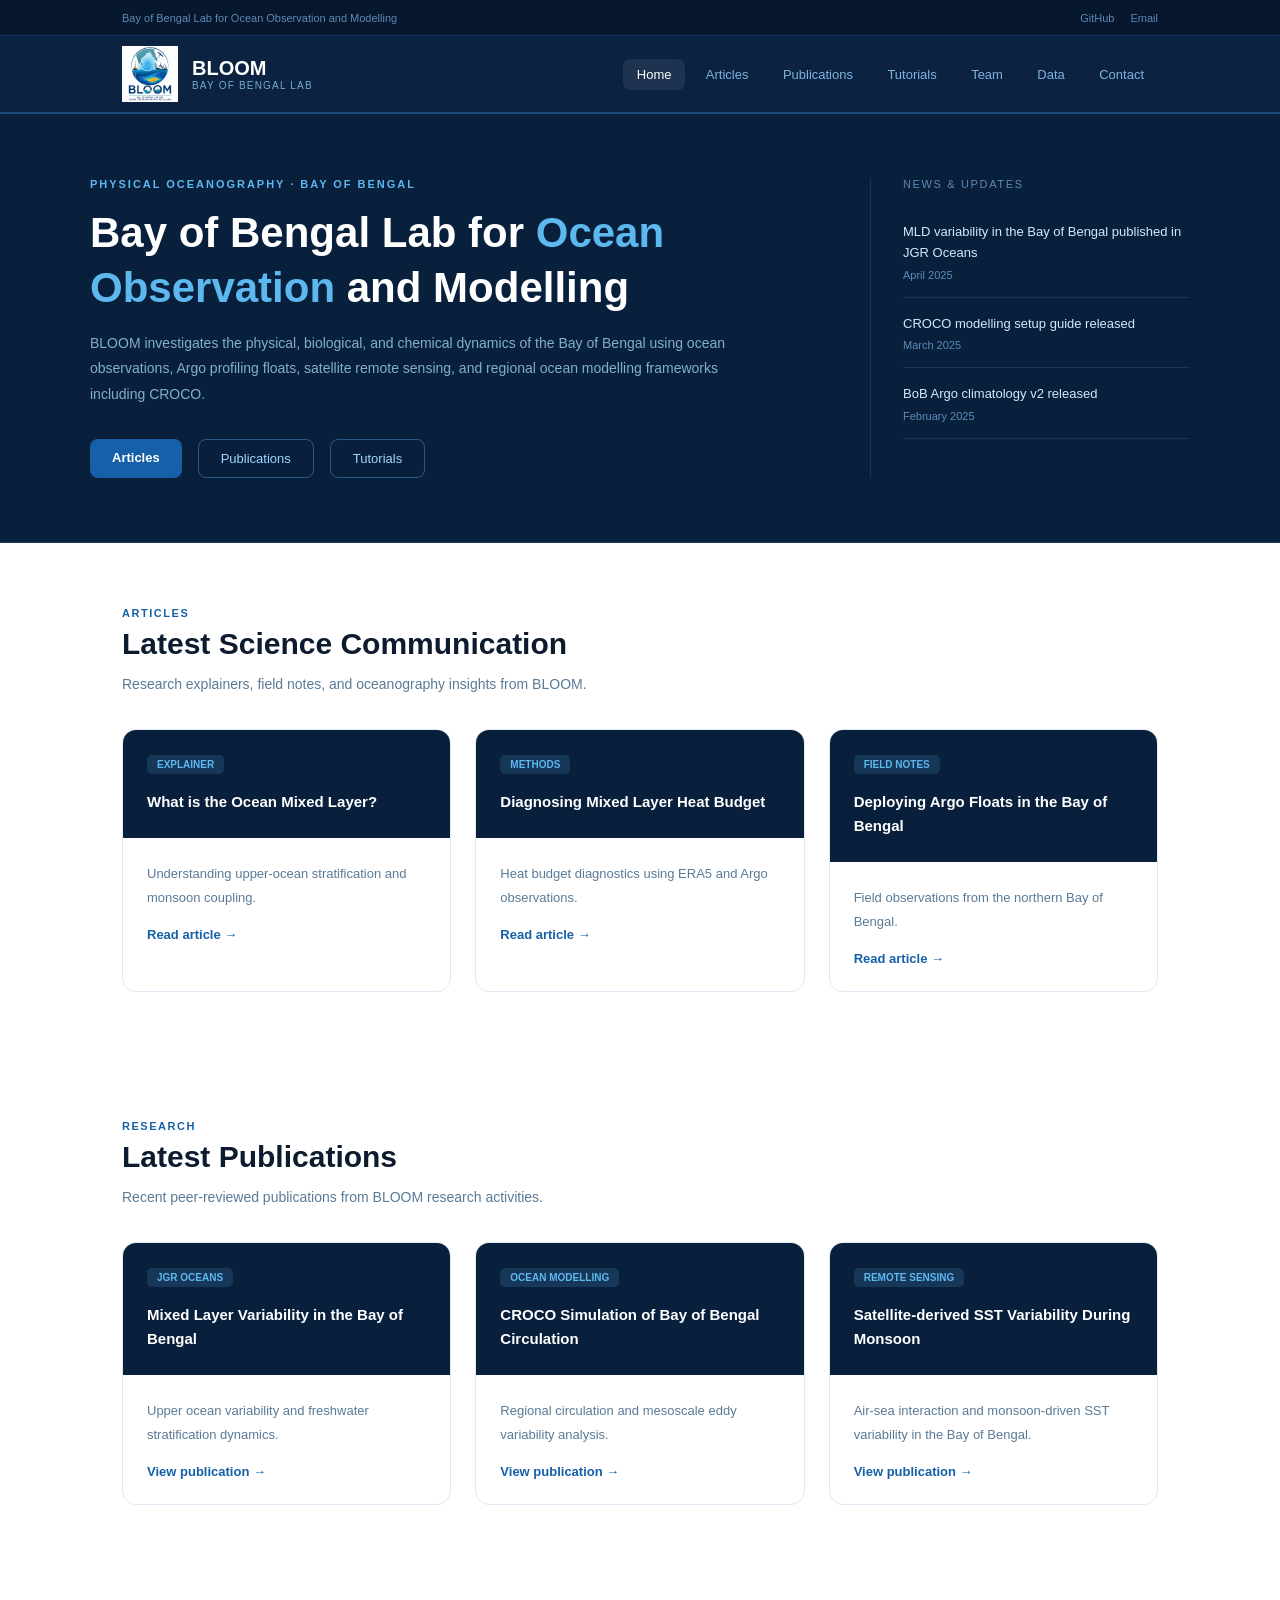
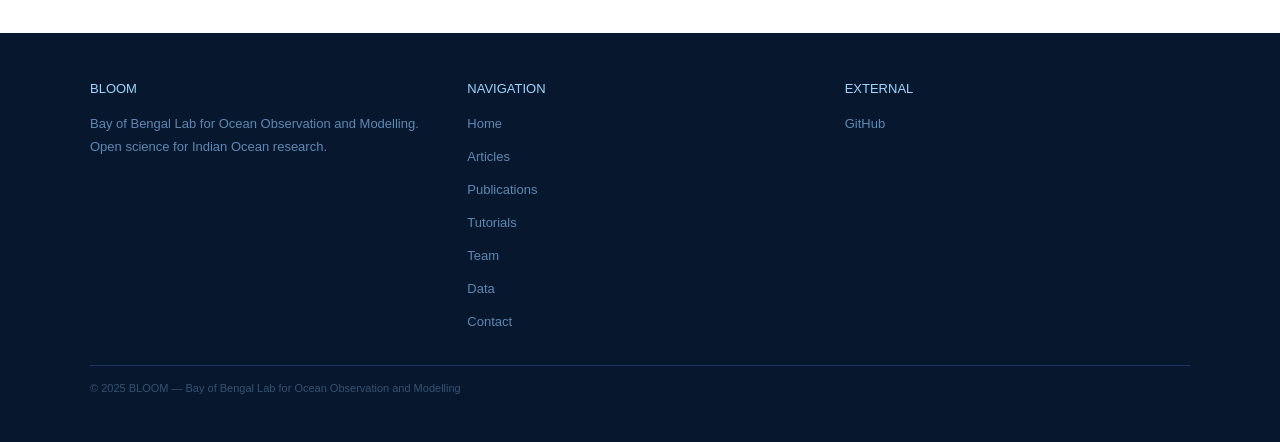
<file: index.html>
<!DOCTYPE html>
<html lang="en">

<head>

<meta charset="UTF-8">
<meta name="viewport" content="width=device-width, initial-scale=1.0">

<title>BLOOM — Bay of Bengal Lab</title>

<link rel="stylesheet" href="css/style.css">

</head>

<body>

<!-- TOP BAR -->

<div class="topbar">

<div class="topbar-inner">

<span>
Bay of Bengal Lab for Ocean Observation and Modelling
</span>

<div class="top-links">

<a href="https://github.com">
GitHub
</a>

<a href="contact.html">
Email
</a>

</div>

</div>

</div>

<!-- NAVBAR -->

<nav class="nav">

<div class="nav-inner">

<div class="logo-wrap">

<img src="images/logo.png"
alt="BLOOM Logo"
class="logo-img">

<div>

<div class="logo-title">
BLOOM
</div>

<div class="logo-sub">
Bay of Bengal Lab
</div>

</div>

</div>

<div class="nav-links">

<a href="index.html" class="active">
Home
</a>

<a href="articles.html">
Articles
</a>

<a href="publications.html">
Publications
</a>

<a href="tutorials.html">
Tutorials
</a>

<a href="team.html">
Team
</a>

<a href="data.html">
Data
</a>

<a href="contact.html">
Contact
</a>

</div>

</div>

</nav>

<!-- HERO SECTION -->

<section class="hero">

<div class="hero-inner">

<div>

<div class="hero-small">
Physical Oceanography · Bay of Bengal
</div>

<h1>
Bay of Bengal Lab for
<span>Ocean Observation</span>
and Modelling
</h1>

<p>

BLOOM investigates the physical,
biological, and chemical dynamics
of the Bay of Bengal using ocean
observations, Argo profiling floats,
satellite remote sensing, and
regional ocean modelling frameworks
including CROCO.

</p>

<!-- HERO BUTTONS -->

<div class="hero-btns">

<a class="btn-primary"
href="articles.html">
Articles
</a>

<a class="btn-secondary"
href="publications.html">
Publications
</a>

<a class="btn-secondary"
href="tutorials.html">
Tutorials
</a>

</div>

</div>

<!-- HERO SIDE -->

<div class="hero-side">

<div class="side-title">
News & Updates
</div>

<div class="news">

<div class="news-title">
MLD variability in the Bay of Bengal
published in JGR Oceans
</div>

<div class="news-date">
April 2025
</div>

</div>

<div class="news">

<div class="news-title">
CROCO modelling setup guide released
</div>

<div class="news-date">
March 2025
</div>

</div>

<div class="news">

<div class="news-title">
BoB Argo climatology v2 released
</div>

<div class="news-date">
February 2025
</div>

</div>

</div>

</div>

</section>

<!-- ARTICLES SECTION -->

<section class="section">

<div class="section-head">

<div class="section-small">
Articles
</div>

<div class="section-title">
Latest Science Communication
</div>

<div class="section-desc">

Research explainers, field notes,
and oceanography insights from BLOOM.

</div>

</div>

<div class="card-grid">

<!-- ARTICLE 1 -->

<div class="card">

<div class="card-top">

<div class="badge">
Explainer
</div>

<div class="card-title">
What is the Ocean Mixed Layer?
</div>

</div>

<div class="card-body">

<div class="card-text">

Understanding upper-ocean
stratification and monsoon coupling.

</div>

<a class="card-link"
href="articles/mixed-layer.html">
Read article →
</a>

</div>

</div>

<!-- ARTICLE 2 -->

<div class="card">

<div class="card-top">

<div class="badge">
Methods
</div>

<div class="card-title">
Diagnosing Mixed Layer Heat Budget
</div>

</div>

<div class="card-body">

<div class="card-text">

Heat budget diagnostics using
ERA5 and Argo observations.

</div>

<a class="card-link"
href="articles/heat-budget.html">
Read article →
</a>

</div>

</div>

<!-- ARTICLE 3 -->

<div class="card">

<div class="card-top">

<div class="badge">
Field Notes
</div>

<div class="card-title">
Deploying Argo Floats in the Bay of Bengal
</div>

</div>

<div class="card-body">

<div class="card-text">

Field observations from the
northern Bay of Bengal.

</div>

<a class="card-link"
href="articles/argo-floats.html">
Read article →
</a>

</div>

</div>

</div>

</section>

<!-- PUBLICATIONS SECTION -->

<section class="section">

<div class="section-head">

<div class="section-small">
Research
</div>

<div class="section-title">
Latest Publications
</div>

<div class="section-desc">

Recent peer-reviewed publications
from BLOOM research activities.

</div>

</div>

<div class="card-grid">

<!-- PUBLICATION 1 -->

<div class="card">

<div class="card-top">

<div class="badge">
JGR Oceans
</div>

<div class="card-title">
Mixed Layer Variability in the Bay of Bengal
</div>

</div>

<div class="card-body">

<div class="card-text">

Upper ocean variability and
freshwater stratification dynamics.

</div>

<a class="card-link"
href="publications.html">
View publication →
</a>

</div>

</div>

<!-- PUBLICATION 2 -->

<div class="card">

<div class="card-top">

<div class="badge">
Ocean Modelling
</div>

<div class="card-title">
CROCO Simulation of Bay of Bengal Circulation
</div>

</div>

<div class="card-body">

<div class="card-text">

Regional circulation and mesoscale
eddy variability analysis.

</div>

<a class="card-link"
href="publications.html">
View publication →
</a>

</div>

</div>

<!-- PUBLICATION 3 -->

<div class="card">

<div class="card-top">

<div class="badge">
Remote Sensing
</div>

<div class="card-title">
Satellite-derived SST Variability During Monsoon
</div>

</div>

<div class="card-body">

<div class="card-text">

Air-sea interaction and monsoon-driven
SST variability in the Bay of Bengal.

</div>

<a class="card-link"
href="publications.html">
View publication →
</a>

</div>

</div>

</div>

</section>

<!-- FOOTER -->

<footer class="footer">

<div class="footer-inner">

<!-- FOOTER LEFT -->

<div>

<div class="footer-title">
BLOOM
</div>

<div class="footer-text">

Bay of Bengal Lab for Ocean
Observation and Modelling.

Open science for Indian Ocean research.

</div>

</div>

<!-- FOOTER NAVIGATION -->

<div>

<div class="footer-title">
Navigation
</div>

<div class="footer-links">

<a href="index.html">
Home
</a>

<a href="articles.html">
Articles
</a>

<a href="publications.html">
Publications
</a>

<a href="tutorials.html">
Tutorials
</a>

<a href="team.html">
Team
</a>

<a href="data.html">
Data
</a>

<a href="contact.html">
Contact
</a>

</div>

</div>

<!-- FOOTER EXTERNAL -->

<div>

<div class="footer-title">
External
</div>

<div class="footer-links">

<a href="https://github.com">
GitHub
</a>

</div>

</div>

</div>

<!-- FOOTER BOTTOM -->

<div class="footer-bottom">

© 2025 BLOOM — Bay of Bengal Lab for Ocean Observation and Modelling

</div>

</footer>

</body>

</html>
</file>
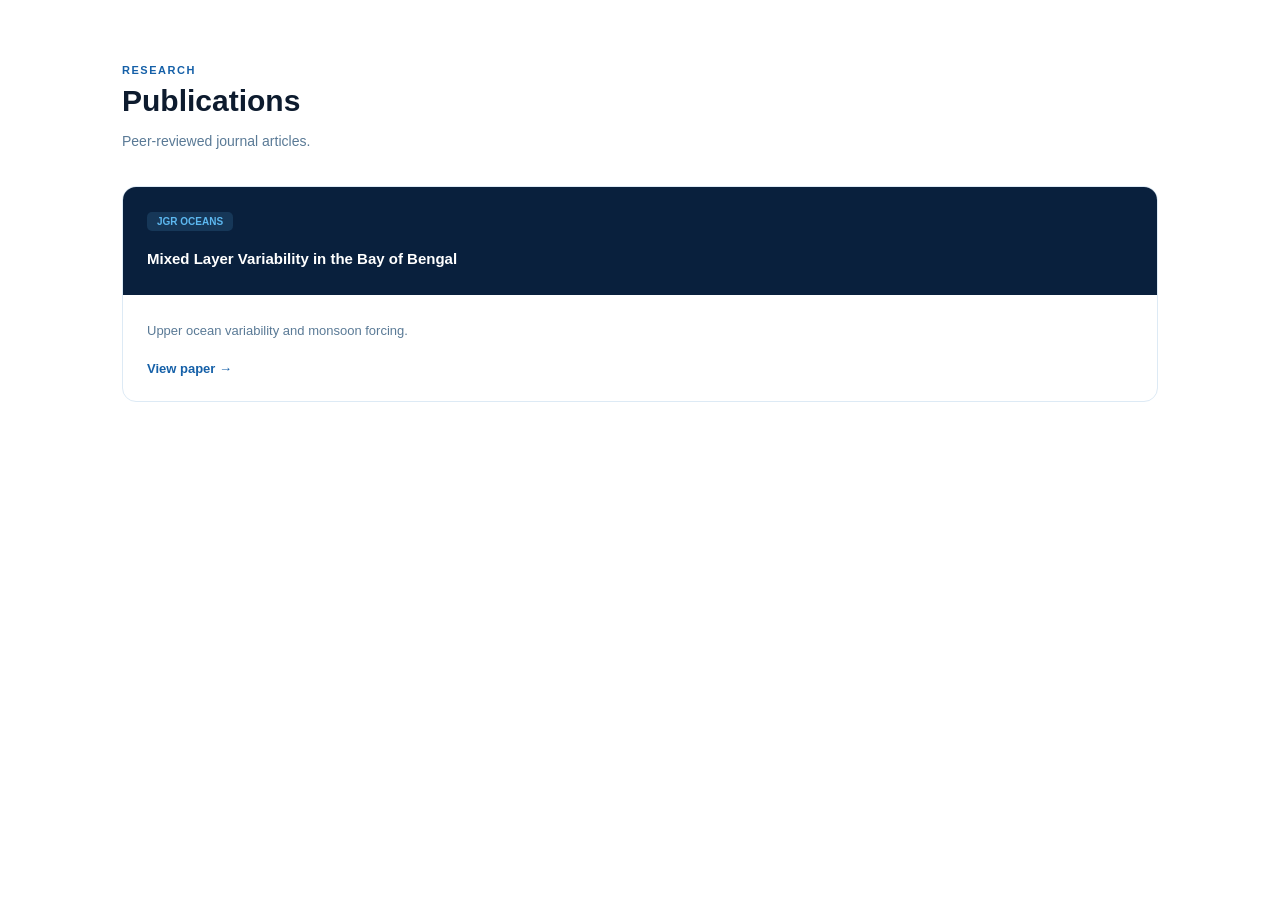
<file: publications.html>
<!DOCTYPE html>
<html lang="en">
<head>
<meta charset="UTF-8">
<meta name="viewport" content="width=device-width, initial-scale=1.0">
<title>Publications — BLOOM</title>
<link rel="stylesheet" href="css/style.css">
</head>

<body>

<section class="section">

<div class="section-head">

<div class="section-small">
Research
</div>

<div class="section-title">
Publications
</div>

<div class="section-desc">
Peer-reviewed journal articles.
</div>

</div>

<div class="card-grid">

<div class="card">

<div class="card-top">

<div class="badge">
JGR Oceans
</div>

<div class="card-title">
Mixed Layer Variability in the Bay of Bengal
</div>

</div>

<div class="card-body">

<div class="card-text">
Upper ocean variability and monsoon forcing.
</div>

<a class="card-link" href="#">
View paper →
</a>

</div>

</div>

</div>

</section>

</body>
</html>
</file>
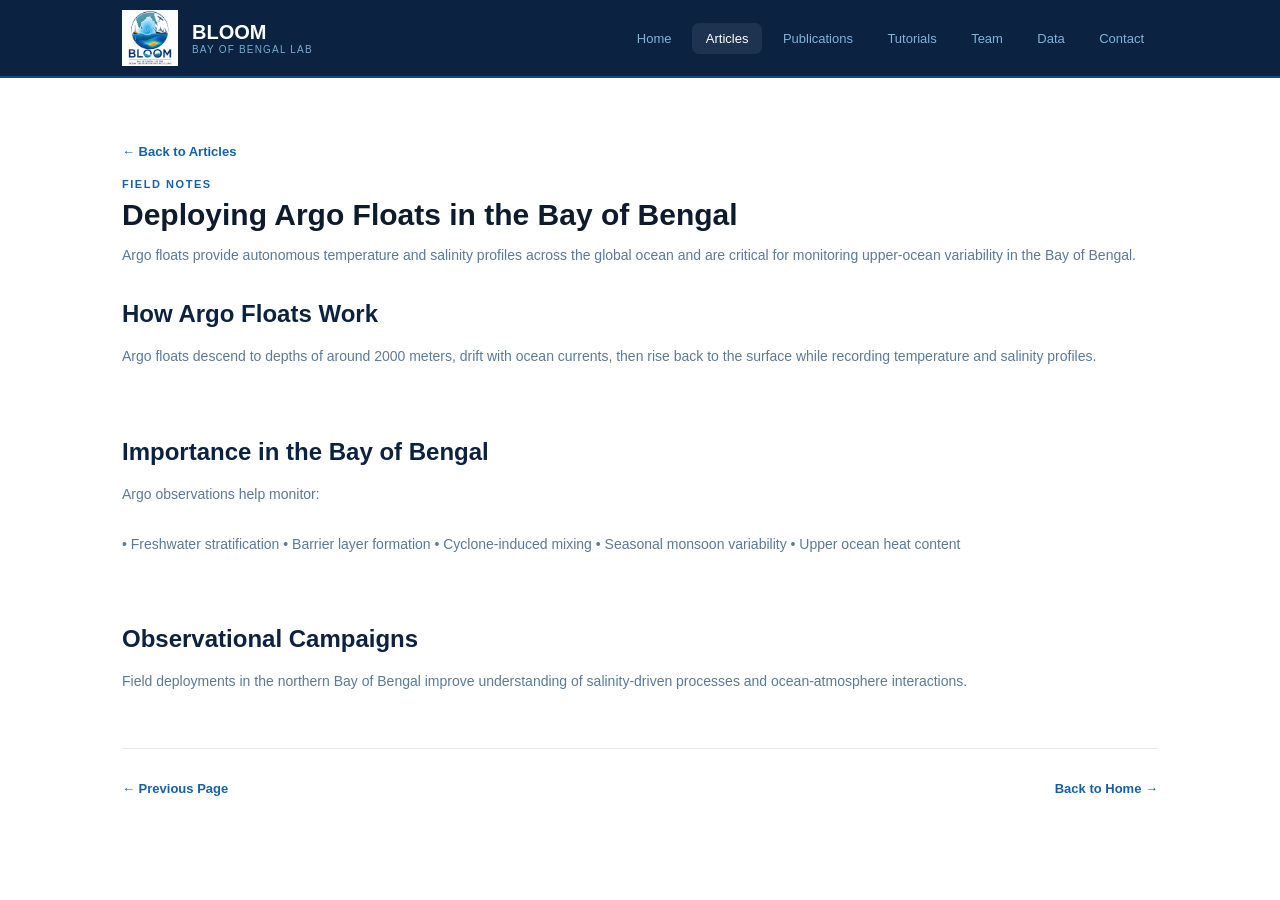
<file: articles/argo-floats.html>
<!DOCTYPE html>
<html lang="en">

<head>

<meta charset="UTF-8">
<meta name="viewport" content="width=device-width, initial-scale=1.0">

<title>Argo Floats — BLOOM</title>

<link rel="stylesheet" href="../css/style.css">

</head>

<body>

<!-- NAVBAR -->

<nav class="nav">

<div class="nav-inner">

<div class="logo-wrap">

<img src="../images/logo.png"
class="logo-img">

<div>

<div class="logo-title">
BLOOM
</div>

<div class="logo-sub">
Bay of Bengal Lab
</div>

</div>

</div>

<div class="nav-links">

<a href="../index.html">
Home
</a>

<a href="../articles.html" class="active">
Articles
</a>

<a href="../publications.html">
Publications
</a>

<a href="../tutorials.html">
Tutorials
</a>

<a href="../team.html">
Team
</a>

<a href="../data.html">
Data
</a>

<a href="../contact.html">
Contact
</a>

</div>

</div>

</nav>

<!-- ARTICLE SECTION -->

<section class="section">

<!-- TOP BACK LINK -->

<a class="card-link"
href="../articles.html">
← Back to Articles
</a>

<br><br>

<div class="section-head">

<div class="section-small">
Field Notes
</div>

<div class="section-title">
Deploying Argo Floats in the Bay of Bengal
</div>

<div class="section-desc">

Argo floats provide autonomous
temperature and salinity profiles
across the global ocean and are
critical for monitoring upper-ocean
variability in the Bay of Bengal.

</div>

</div>

<!-- ARTICLE CONTENT -->

<h2>
How Argo Floats Work
</h2>

<p class="section-desc">

Argo floats descend to depths of
around 2000 meters, drift with
ocean currents, then rise back
to the surface while recording
temperature and salinity profiles.

</p>

<br><br>

<h2>
Importance in the Bay of Bengal
</h2>

<p class="section-desc">

Argo observations help monitor:

<br><br>

• Freshwater stratification  
• Barrier layer formation  
• Cyclone-induced mixing  
• Seasonal monsoon variability  
• Upper ocean heat content

</p>

<br><br>

<h2>
Observational Campaigns
</h2>

<p class="section-desc">

Field deployments in the northern
Bay of Bengal improve understanding
of salinity-driven processes and
ocean-atmosphere interactions.

</p>

<!-- BOTTOM NAVIGATION -->

<br><br><br>

<div style="
display:flex;
justify-content:space-between;
align-items:center;
flex-wrap:wrap;
gap:1rem;
padding-top:2rem;
border-top:1px solid #ddeaf5;
">

<a class="card-link"
href="../articles.html">

← Previous Page

</a>

<a class="card-link"
href="../index.html">

Back to Home →

</a>

</div>

</section>

</body>

</html>
</file>
<file: css/style.css>
*{
  margin:0;
  padding:0;
  box-sizing:border-box;
}

body{
  font-family:-apple-system,BlinkMacSystemFont,'Segoe UI',sans-serif;
  background:#ffffff;
  color:#0d1b2e;
}

a{
  text-decoration:none;
  color:inherit;
}

.topbar{
  height:36px;
  background:#06172e;
  border-bottom:1px solid #17365f;
  display:flex;
  align-items:center;
  justify-content:center;
}

.topbar-inner{
  width:100%;
  max-width:1100px;
  padding:0 2rem;
  display:flex;
  justify-content:space-between;
  align-items:center;
}

.topbar span{
  color:#5f89b4;
  font-size:11px;
}

.top-links{
  display:flex;
  gap:1rem;
}

.top-links a{
  color:#5f89b4;
  font-size:11px;
}

.top-links a:hover{
  color:#9fd6ff;
}

.nav{
  height:78px;
  background:#0b2241;
  border-bottom:2px solid #194a7e;
  display:flex;
  align-items:center;
  position:sticky;
  top:0;
  z-index:999;
}

.nav-inner{
  width:100%;
  max-width:1100px;
  margin:auto;
  padding:0 2rem;
  display:flex;
  align-items:center;
  justify-content:space-between;
}

.logo-wrap{
  display:flex;
  align-items:center;
  gap:14px;
}

.logo-img{
  width:56px;
  height:56px;
  object-fit:contain;
}

.logo-title{
  font-size:20px;
  font-weight:700;
  color:#ffffff;
}

.logo-sub{
  font-size:10px;
  color:#78abd2;
  text-transform:uppercase;
  letter-spacing:.12em;
}

.nav-links{
  display:flex;
  gap:.4rem;
}

.nav-links a{
  padding:8px 14px;
  border-radius:7px;
  color:#7eb4dd;
  font-size:13px;
  transition:.2s;
}

.nav-links a:hover,
.nav-links a.active{
  background:rgba(255,255,255,.08);
  color:#ffffff;
}

.hero{
  background:#09203d;
  padding:4rem 2rem;
  border-bottom:1px solid #183e69;
}

.hero-inner{
  max-width:1100px;
  margin:auto;
  display:grid;
  grid-template-columns:1fr 320px;
  gap:3rem;
}

.hero-small{
  color:#5db8f0;
  text-transform:uppercase;
  letter-spacing:.18em;
  font-size:11px;
  margin-bottom:1rem;
  font-weight:700;
}

.hero h1{
  color:#ffffff;
  font-size:42px;
  line-height:1.3;
  margin-bottom:1rem;
}

.hero h1 span{
  color:#5db8f0;
}

.hero p{
  color:#84aeca;
  line-height:1.8;
  font-size:14px;
  max-width:650px;
  margin-bottom:2rem;
}

.hero-btns{
  display:flex;
  gap:1rem;
  flex-wrap:wrap;
}

.btn-primary{
  background:#1560a8;
  color:#ffffff;
  padding:11px 22px;
  border-radius:8px;
  font-size:13px;
  font-weight:600;
}

.btn-primary:hover{
  background:#1b72c3;
}

.btn-secondary{
  border:1px solid #29598c;
  color:#9fd6ff;
  padding:11px 22px;
  border-radius:8px;
  font-size:13px;
}

.btn-secondary:hover{
  background:rgba(255,255,255,.08);
}

.hero-side{
  border-left:1px solid #16365c;
  padding-left:2rem;
}

.side-title{
  color:#5f89b4;
  text-transform:uppercase;
  font-size:11px;
  letter-spacing:.15em;
  margin-bottom:1rem;
}

.news{
  padding:1rem 0;
  border-bottom:1px solid #16365c;
}

.news-title{
  color:#d3e9f9;
  font-size:13px;
  line-height:1.6;
}

.news-date{
  color:#5f89b4;
  font-size:11px;
  margin-top:5px;
}

.section{
  max-width:1100px;
  margin:auto;
  padding:4rem 2rem;
}

.section-head{
  margin-bottom:2rem;
}

.section-small{
  color:#1560a8;
  text-transform:uppercase;
  letter-spacing:.14em;
  font-size:11px;
  margin-bottom:.5rem;
  font-weight:700;
}

.section-title{
  font-size:30px;
  font-weight:700;
  margin-bottom:.7rem;
}

.section-desc{
  color:#5a7a96;
  line-height:1.8;
  font-size:14px;
}

.card-grid{
  display:grid;
  grid-template-columns:repeat(auto-fit,minmax(300px,1fr));
  gap:1.5rem;
}

.card{
  background:#ffffff;
  border:1px solid #ddeaf5;
  border-radius:14px;
  overflow:hidden;
}

.card:hover{
  border-color:#85b7eb;
  transform:translateY(-2px);
}

.card-top{
  background:#09203d;
  padding:1.5rem;
}

.badge{
  display:inline-block;
  background:rgba(93,184,240,.15);
  color:#5db8f0;
  padding:4px 10px;
  border-radius:5px;
  font-size:10px;
  text-transform:uppercase;
  margin-bottom:1rem;
  font-weight:700;
}

.card-title{
  color:#ffffff;
  font-size:15px;
  line-height:1.6;
  font-weight:600;
}

.card-body{
  padding:1.5rem;
}

.card-text{
  color:#5a7a96;
  font-size:13px;
  line-height:1.8;
  margin-bottom:1rem;
}

.card-link{
  color:#1560a8;
  font-size:13px;
  font-weight:600;
}

.footer{
  background:#06172e;
  padding:3rem 2rem;
  margin-top:4rem;
}

.footer-inner{
  max-width:1100px;
  margin:auto;
  display:grid;
  grid-template-columns:1fr 1fr 1fr;
  gap:2rem;
}

.footer-title{
  color:#9fd6ff;
  margin-bottom:1rem;
  font-size:13px;
  text-transform:uppercase;
}

.footer-text,
.footer-links a{
  color:#5f89b4;
  line-height:1.8;
  font-size:13px;
}

.footer-links{
  display:flex;
  flex-direction:column;
  gap:.6rem;
}

.footer-bottom{
  max-width:1100px;
  margin:auto;
  margin-top:2rem;
  border-top:1px solid #17365f;
  padding-top:1rem;
  color:#375271;
  font-size:11px;
}

@media(max-width:900px){

.hero-inner{
  grid-template-columns:1fr;
}

.hero-side{
  border-left:none;
  padding-left:0;
}

.footer-inner{
  grid-template-columns:1fr;
}

.nav-links{
  display:none;
}

}

pre{
  background:#06172e;
  color:#d8ecff;
  padding:1.5rem;
  border-radius:12px;
  overflow-x:auto;
  margin-top:2rem;
  font-size:13px;
  line-height:1.7;
}

h2{
  margin-top:2rem;
  margin-bottom:1rem;
  color:#0b2241;
}

ul{
  padding-left:1.5rem;
}

li{
  margin-bottom:.7rem;
  color:#5a7a96;
  line-height:1.8;
}
</file>
